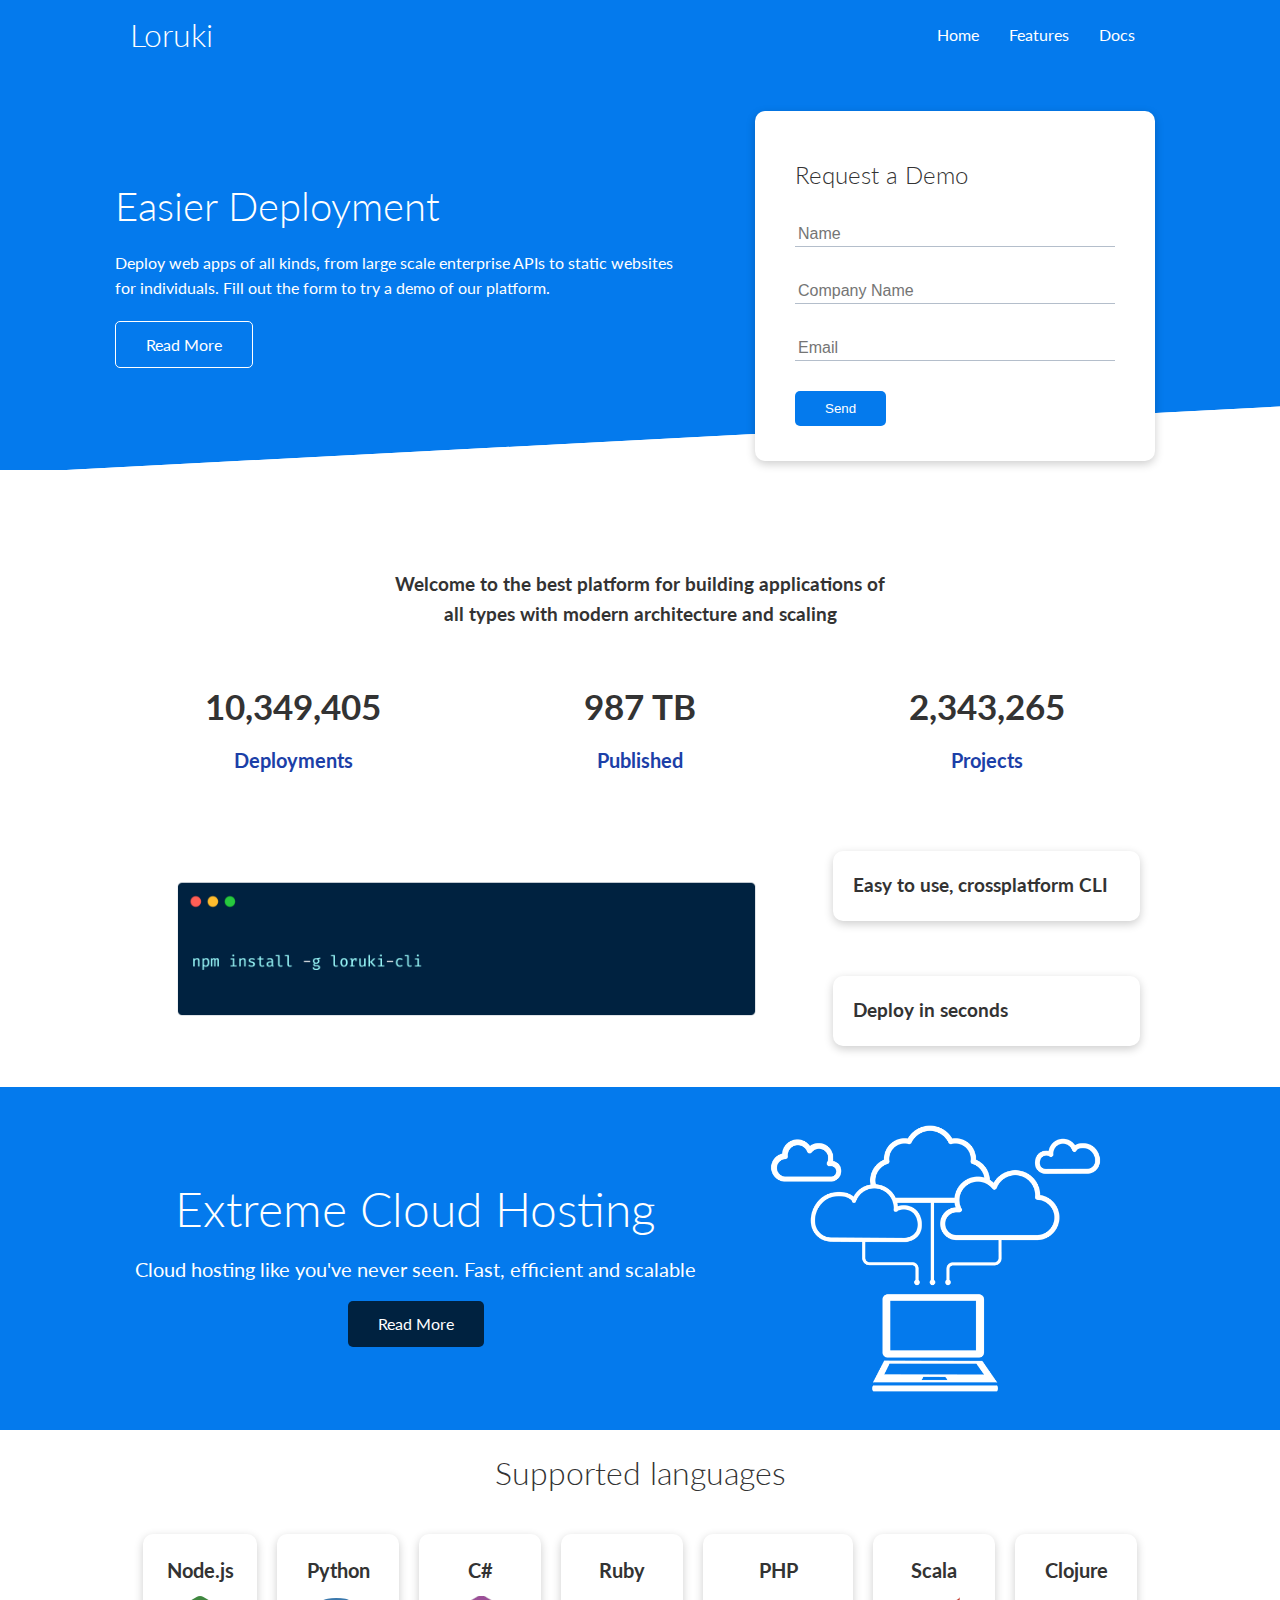
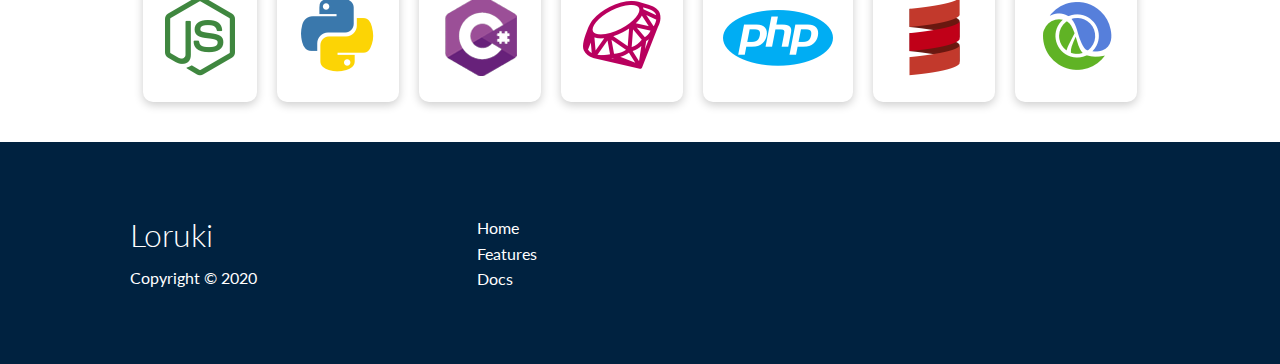
<file: index.html>
<!DOCTYPE html>
<html lang="en">
  <head>
    <meta charset="UTF-8" />
    <meta name="viewport" content="width=device-width, initial-scale=1.0" />
    <link
      rel="stylesheet"
      href="https://cdnjs.cloudflare.com/ajax/libs/font-awesome/5.15.1/css/all.min.css"
      integrity="sha512-+4zCK9k+qNFUR5X+cKL9EIR+ZOhtIloNl9GIKS57V1MyNsYpYcUrUeQc9vNfzsWfV28IaLL3i96P9sdNyeRssA=="
      crossorigin="anonymous"
    />
    <link rel="stylesheet" href="css/utilities.css" />
    <link rel="stylesheet" href="css/styles.css" />
    <title>Loruki | Could Hosting for everyone</title>
  </head>
  <body>
    <!-- Navbar -->
    <div class="navbar">
      <div class="container flex">
        <h1 class="logo">Loruki</h1>
        <nav>
          <ul>
            <li><a href="index.html">Home</a></li>
            <li><a href="features.html">Features</a></li>
            <li><a href="docs.html">Docs</a></li>
          </ul>
        </nav>
      </div>
    </div>

    <!-- Showcase -->
    <section class="showcase">
      <div class="container grid">
        <div class="showcase-text">
          <h1>Easier Deployment</h1>
          <p>
            Deploy web apps of all kinds, from large scale enterprise APIs to
            static websites for individuals. Fill out the form to try a demo of
            our platform.
          </p>
          <a href="features.html" class="btn btn-outline">Read More</a>
        </div>
        <div class="showcase-form card">
          <h2>Request a Demo</h2>
          <form>
            <div class="form-control">
              <input type="text" name="name" placeholder="Name" required />
            </div>
            <div class="form-control">
              <input
                type="text"
                name="company"
                placeholder="Company Name"
                required
              />
            </div>
            <div class="form-control">
              <input type="email" name="email" placeholder="Email" required />
            </div>
            <input type="submit" value="Send" class="btn btn-primary" />
          </form>
        </div>
      </div>
    </section>
    <!-- Stats -->
    <section class="stats">
      <div class="container">
        <h3 class="stats-heading text-center my-1">
          Welcome to the best platform for building applications of all types
          with modern architecture and scaling
        </h3>
        <div class="grid grid-3 text-center my-4">
          <div>
            <i class="fas fa-server fa-3x"></i>
            <h3>10,349,405</h3>
            <p class="text-secondary">Deployments</p>
          </div>
          <div>
            <i class="fas fa-upload fa-3x"></i>
            <h3>987 TB</h3>
            <p class="text-secondary">Published</p>
          </div>
          <div>
            <i class="fas fa-project-diagram fa-3x"></i>
            <h3>2,343,265</h3>
            <p class="text-secondary">Projects</p>
          </div>
        </div>
      </div>
    </section>

    <!-- CLI -->
    <section class="cli">
      <div class="container grid">
        <img src="images/cli.png" alt="" />
        <div class="card">
          <h3>Easy to use, crossplatform CLI</h3>
        </div>
        <div class="card">
          <h3>Deploy in seconds</h3>
        </div>
      </div>
    </section>

    <!-- Cloud -->
    <section class="cloud bg-primary my-2 py-2">
      <div class="container grid">
        <div class="text-center">
          <h2 class="lg">Extreme Cloud Hosting</h2>
          <p class="lead my-1">
            Cloud hosting like you've never seen. Fast, efficient and scalable
          </p>
          <a href="features.html" class="btn btn-dark">Read More</a>
        </div>
        <img src="images/cloud.png" alt="" />
      </div>
    </section>

    <!-- Languages -->
    <section class="languages">
      <h2 class="md text-center my-2">Supported languages</h2>
      <div class="container flex">
        <div class="card">
          <h4>Node.js</h4>
          <img src="images/logos/node.png" />
        </div>
        <div class="card">
          <h4>Python</h4>
          <img src="images/logos/python.png" />
        </div>
        <div class="card">
          <h4>C#</h4>
          <img src="images/logos/csharp.png" />
        </div>
        <div class="card">
          <h4>Ruby</h4>
          <img src="images/logos/ruby.png" />
        </div>
        <div class="card">
          <h4>PHP</h4>
          <img src="images/logos/php.png" />
        </div>
        <div class="card">
          <h4>Scala</h4>
          <img src="images/logos/scala.png" />
        </div>
        <div class="card">
          <h4>Clojure</h4>
          <img src="images/logos/clojure.png" />
        </div>
      </div>
    </section>

    <!-- Footer -->
    <footer class="footer bg-dark py-5">
      <div class="container grid grid-3">
        <div>
          <h1>Loruki</h1>
          <p>Copyright &copy; 2020</p>
        </div>
        <nav>
          <ul>
            <li><a href="index.html">Home</a></li>
            <li><a href="features.html">Features</a></li>
            <li><a href="docs.html">Docs</a></li>
          </ul>
        </nav>
        <div class="social">
          <a href="#"><i class="fab fa-github fa-2x"></i></a>
          <a href="#"><i class="fab fa-facebook fa-2x"></i></a>
          <a href="#"><i class="fab fa-instagram fa-2x"></i></a>
          <a href="#"><i class="fab fa-twitter fa-2x"></i></a>
        </div>
      </div>
    </footer>
  </body>
</html>
</file>
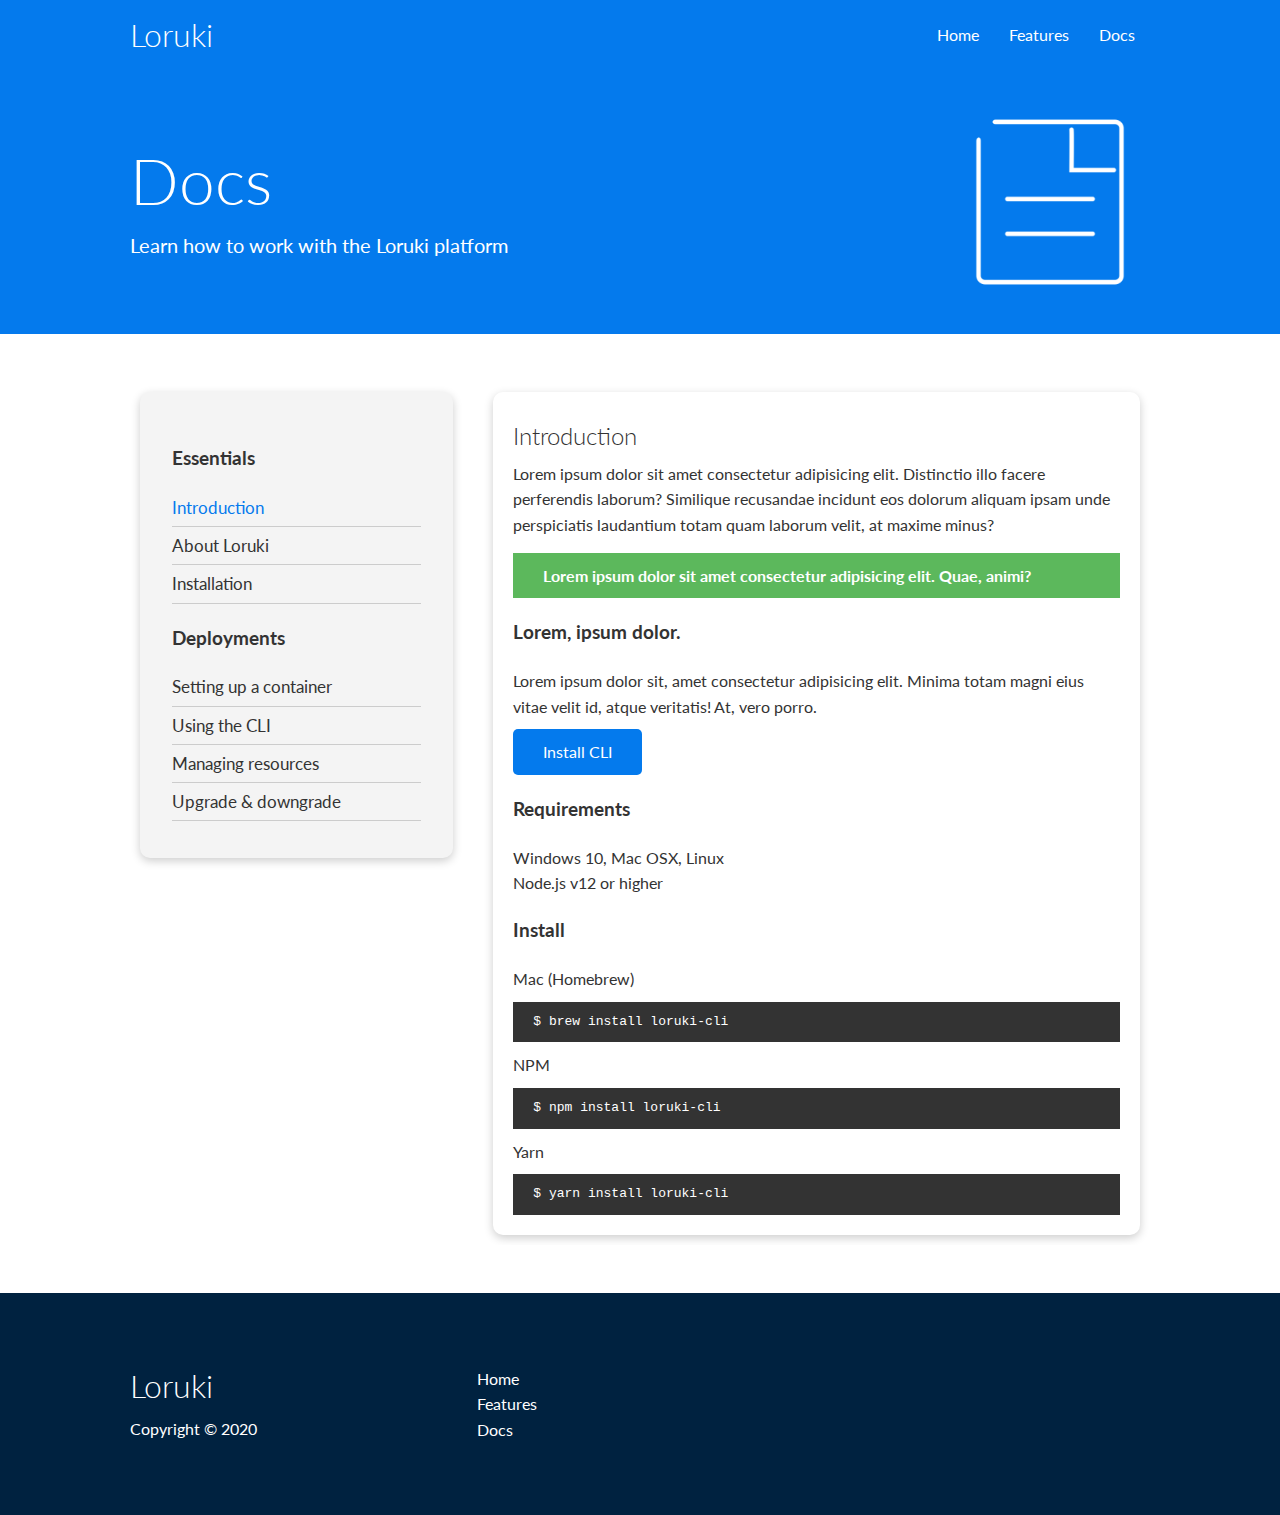
<file: docs.html>
<!DOCTYPE html>
<html lang="en">
  <head>
    <meta charset="UTF-8" />
    <meta name="viewport" content="width=device-width, initial-scale=1.0" />
    <link
      rel="stylesheet"
      href="https://cdnjs.cloudflare.com/ajax/libs/font-awesome/5.15.1/css/all.min.css"
      integrity="sha512-+4zCK9k+qNFUR5X+cKL9EIR+ZOhtIloNl9GIKS57V1MyNsYpYcUrUeQc9vNfzsWfV28IaLL3i96P9sdNyeRssA=="
      crossorigin="anonymous"
    />
    <link rel="stylesheet" href="css/utilities.css" />
    <link rel="stylesheet" href="css/styles.css" />
    <title>Loruki | Could Hosting for everyone</title>
  </head>
  <body>
    <!-- Navbar -->
    <div class="navbar">
      <div class="container flex">
        <h1 class="logo">Loruki</h1>
        <nav>
          <ul>
            <li><a href="index.html">Home</a></li>
            <li><a href="features.html">Features</a></li>
            <li><a href="docs.html">Docs</a></li>
          </ul>
        </nav>
      </div>
    </div>

    <!-- Head -->
    <section class="docs-head bg-primary py-3">
      <div class="container grid">
        <div>
          <h1 class="xl">Docs</h1>
          <p class="lead">Learn how to work with the Loruki platform</p>
        </div>
        <img src="images/docs.png" alt="" />
      </div>
    </section>

    <!-- Docs main -->
    <section class="docs-main my-4">
      <div class="container grid">
        <div class="card bg-light p-3">
          <h3 class="my-2">Essentials</h3>
          <nav>
            <ul>
              <li><a class="text-primary" href="#">Introduction</a></li>
              <li><a href="#">About Loruki</a></li>
              <li><a href="#">Installation</a></li>
            </ul>
          </nav>

          <h3 class="my-2">Deployments</h3>
          <nav>
            <ul>
              <li><a href="#">Setting up a container</a></li>
              <li><a href="#">Using the CLI</a></li>
              <li><a href="#">Managing resources</a></li>
              <li><a href="#">Upgrade & downgrade</a></li>
            </ul>
          </nav>
        </div>
        <div class="card">
          <h2>Introduction</h2>
          <p>
            Lorem ipsum dolor sit amet consectetur adipisicing elit. Distinctio
            illo facere perferendis laborum? Similique recusandae incidunt eos
            dolorum aliquam ipsam unde perspiciatis laudantium totam quam
            laborum velit, at maxime minus?
          </p>
          <div class="alert alert-success">
            <i class="fas fa-info"></i> Lorem ipsum dolor sit amet consectetur
            adipisicing elit. Quae, animi?
          </div>

          <h3>Lorem, ipsum dolor.</h3>
          <p>
            Lorem ipsum dolor sit, amet consectetur adipisicing elit. Minima
            totam magni eius vitae velit id, atque veritatis! At, vero porro.
          </p>
          <a href="#" class="btn btn-primary">Install CLI</a>

          <h3>Requirements</h3>
          <ul>
            <li>Windows 10, Mac OSX, Linux</li>
            <li>Node.js v12 or higher</li>
          </ul>

          <h3>Install</h3>
          <p>Mac (Homebrew)</p>
          <pre><code>$ brew install loruki-cli</code></pre>
          <p>NPM</p>
          <pre><code>$ npm install loruki-cli</code></pre>
          <p>Yarn</p>
          <pre><code>$ yarn install loruki-cli</code></pre>
        </div>
      </div>
    </section>

    <!-- Footer -->
    <footer class="footer bg-dark py-5">
      <div class="container grid grid-3">
        <div>
          <h1>Loruki</h1>
          <p>Copyright &copy; 2020</p>
        </div>
        <nav>
          <ul>
            <li><a href="index.html">Home</a></li>
            <li><a href="features.html">Features</a></li>
            <li><a href="docs.html">Docs</a></li>
          </ul>
        </nav>
        <div class="social">
          <a href="#"><i class="fab fa-github fa-2x"></i></a>
          <a href="#"><i class="fab fa-facebook fa-2x"></i></a>
          <a href="#"><i class="fab fa-instagram fa-2x"></i></a>
          <a href="#"><i class="fab fa-twitter fa-2x"></i></a>
        </div>
      </div>
    </footer>
  </body>
</html>
</file>
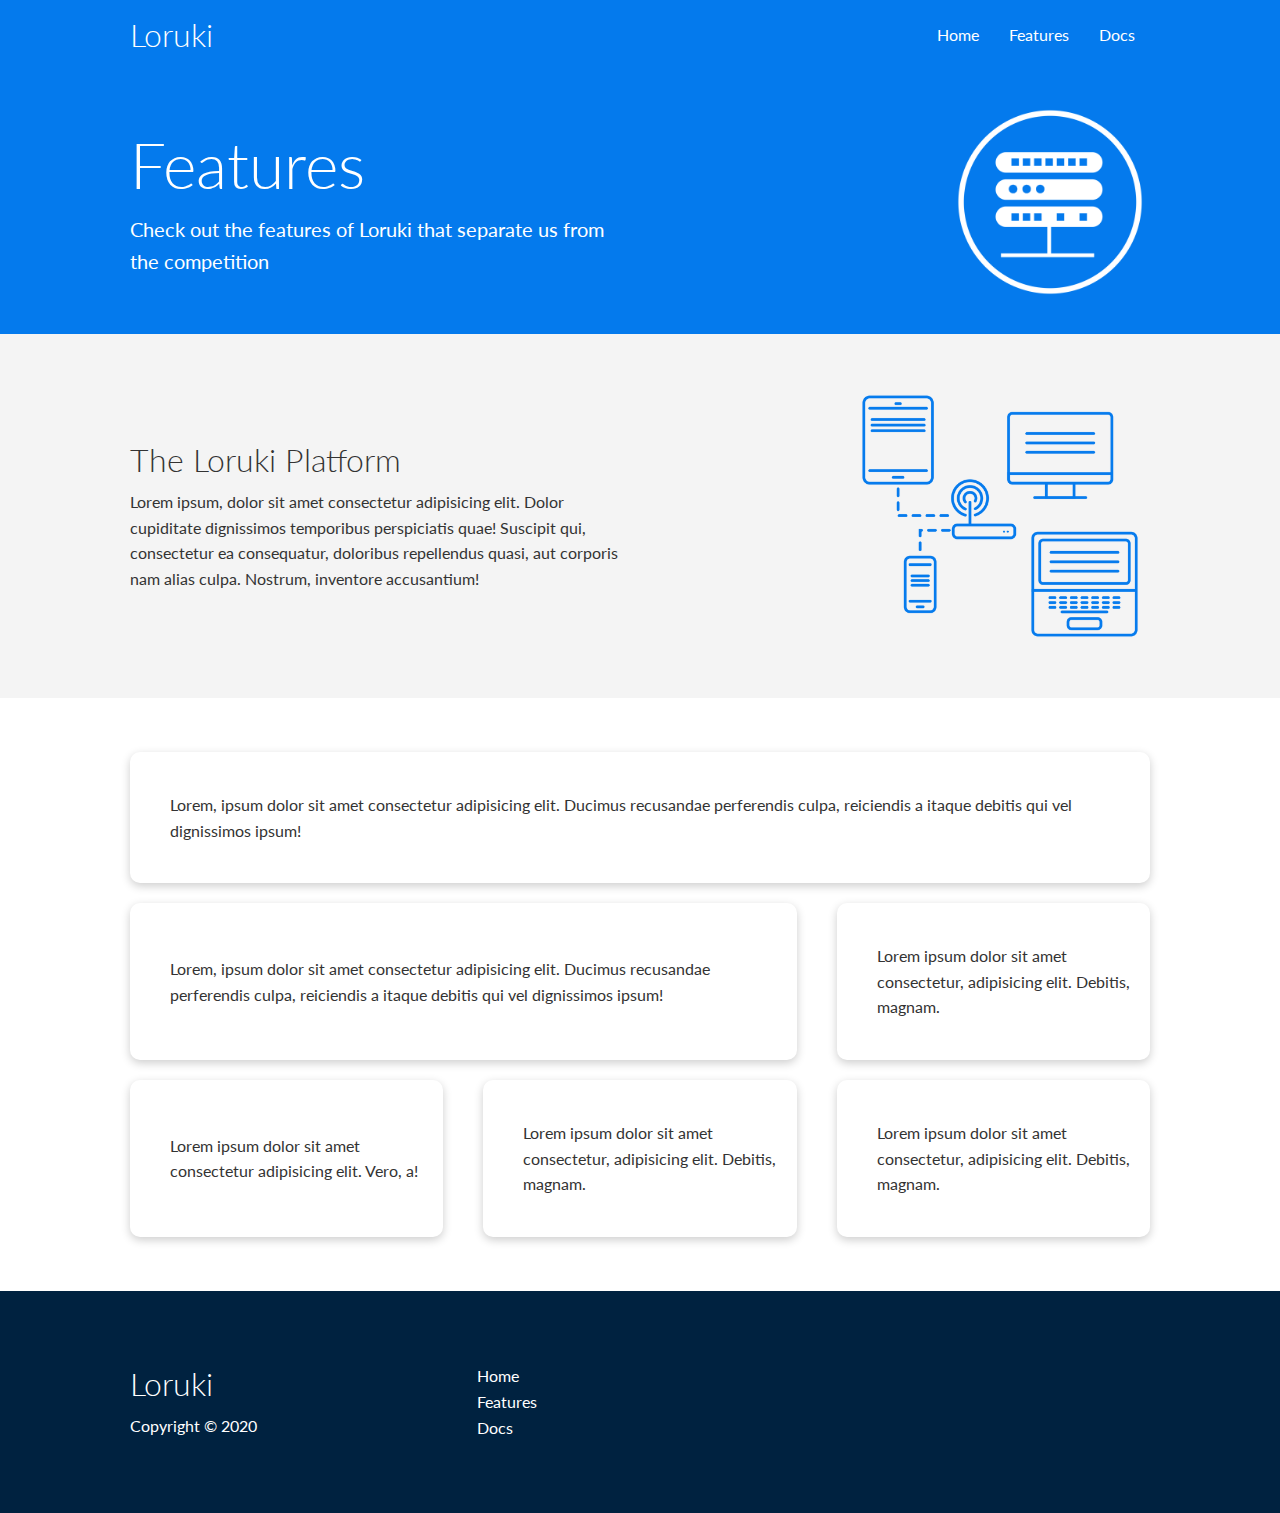
<file: features.html>
<!DOCTYPE html>
<html lang="en">
  <head>
    <meta charset="UTF-8" />
    <meta name="viewport" content="width=device-width, initial-scale=1.0" />
    <link
      rel="stylesheet"
      href="https://cdnjs.cloudflare.com/ajax/libs/font-awesome/5.15.1/css/all.min.css"
      integrity="sha512-+4zCK9k+qNFUR5X+cKL9EIR+ZOhtIloNl9GIKS57V1MyNsYpYcUrUeQc9vNfzsWfV28IaLL3i96P9sdNyeRssA=="
      crossorigin="anonymous"
    />
    <link rel="stylesheet" href="css/utilities.css" />
    <link rel="stylesheet" href="css/styles.css" />
    <title>Loruki | Could Hosting for everyone</title>
  </head>
  <body>
    <!-- Navbar -->
    <div class="navbar">
      <div class="container flex">
        <h1 class="logo">Loruki</h1>
        <nav>
          <ul>
            <li><a href="index.html">Home</a></li>
            <li><a href="features.html">Features</a></li>
            <li><a href="docs.html">Docs</a></li>
          </ul>
        </nav>
      </div>
    </div>

    <!-- Head -->
    <section class="features-head bg-primary py-3">
      <div class="container grid">
        <div>
          <h1 class="xl">Features</h1>
          <p class="lead">
            Check out the features of Loruki that separate us from the
            competition
          </p>
        </div>
        <img src="images/server.png" alt="" />
      </div>
    </section>

    <!-- Subhead -->
    <section class="features-sub-head bg-light py-3">
      <div class="container grid">
        <div>
          <h1 class="md">The Loruki Platform</h1>
          <p>
            Lorem ipsum, dolor sit amet consectetur adipisicing elit. Dolor
            cupiditate dignissimos temporibus perspiciatis quae! Suscipit qui,
            consectetur ea consequatur, doloribus repellendus quasi, aut
            corporis nam alias culpa. Nostrum, inventore accusantium!
          </p>
        </div>
        <img src="images/server2.png" alt="" />
      </div>
    </section>

    <section class="features-main my-2">
      <div class="container grid grid-3">
        <div class="card flex">
          <i class="fas fa-server fa-3x"></i>
          <p>
            Lorem, ipsum dolor sit amet consectetur adipisicing elit. Ducimus
            recusandae perferendis culpa, reiciendis a itaque debitis qui vel
            dignissimos ipsum!
          </p>
        </div>
        <div class="card flex">
          <i class="fas fa-network-wired fa-3x"></i>
          <p>
            Lorem, ipsum dolor sit amet consectetur adipisicing elit. Ducimus
            recusandae perferendis culpa, reiciendis a itaque debitis qui vel
            dignissimos ipsum!
          </p>
        </div>
        <div class="card flex">
          <i class="fas fa-laptop-code fa-3x"></i>
          <p>
            Lorem ipsum dolor sit amet consectetur, adipisicing elit. Debitis,
            magnam.
          </p>
        </div>
        <div class="card flex">
          <i class="fas fa-database fa-3x"></i>
          <p>
            Lorem ipsum dolor sit amet consectetur adipisicing elit. Vero, a!
          </p>
        </div>
        <div class="card flex">
          <i class="fas fa-power-off fa-3x"></i>
          <p>
            Lorem ipsum dolor sit amet consectetur, adipisicing elit. Debitis,
            magnam.
          </p>
        </div>
        <div class="card flex">
          <i class="fas fa-upload fa-3x"></i>
          <p>
            Lorem ipsum dolor sit amet consectetur, adipisicing elit. Debitis,
            magnam.
          </p>
        </div>
      </div>
    </section>

    <!-- Footer -->
    <footer class="footer bg-dark py-5">
      <div class="container grid grid-3">
        <div>
          <h1>Loruki</h1>
          <p>Copyright &copy; 2020</p>
        </div>
        <nav>
          <ul>
            <li><a href="index.html">Home</a></li>
            <li><a href="features.html">Features</a></li>
            <li><a href="docs.html">Docs</a></li>
          </ul>
        </nav>
        <div class="social">
          <a href="#"><i class="fab fa-github fa-2x"></i></a>
          <a href="#"><i class="fab fa-facebook fa-2x"></i></a>
          <a href="#"><i class="fab fa-instagram fa-2x"></i></a>
          <a href="#"><i class="fab fa-twitter fa-2x"></i></a>
        </div>
      </div>
    </footer>
  </body>
</html>
</file>
<file: css/utilities.css>
/* Utilities */
.container {
  max-width: 1100px;
  margin: 0 auto;
  overflow: auto;
  padding: 0 40px;
}

.card {
  background-color: #fff;
  color: #333;
  border-radius: 10px;
  box-shadow: 0 3px 10px rgba(0, 0, 0, 0.2);
  padding: 20px;
  margin: 10px;
}

.btn {
  display: inline-block;
  padding: 10px 30px;
  cursor: pointer;
  background-color: var(--primary-color);
  color: #fff;
  border: none;
  border-radius: 5px;
}

.btn-outline {
  background-color: transparent;
  border: 1px solid #fff;
}

.btn:hover {
  transform: scale(0.98);
}

/* Background & colored buttons */
.bg-primary,
.btn-primary {
  background-color: var(--primary-color);
  color: #fff;
}

.bg-secondary,
.btn-secondary {
  background-color: var(--secondary-color);
  color: #fff;
}

.bg-dark,
.btn-dark {
  background-color: var(--dark-color);
  color: #fff;
}

.bg-light,
.btn-light {
  background-color: var(--light-color);
  color: #333;
}

.bg-primary a,
.btn-primary a,
.bg-secondary a,
.btn-secondary a,
.bg-dark a,
.btn-dark a {
  color: #fff;
}

/* Text colors */
.text-primary {
  color: var(--primary-color);
}

.text-secondary {
  color: var(--secondary-color);
}

.textn-dark {
  color: var(--dark-color);
}

.text-light {
  color: var(--light-color);
}

/* Text sizes */
.lead {
  font-size: 20px;
}

.sm {
  font-size: 1rem;
}

.md {
  font-size: 2rem;
}

.lg {
  font-size: 3rem;
}

.xl {
  font-size: 4rem;
}

.text-center {
  text-align: center;
}

/* Alert */
.alert {
  background-color: var(--light-color);
  padding: 10px 20px;
  font-weight: bold;
  margin: 15px 0;
}

.alert i {
  margin-right: 10px;
}

.alert-success {
  background-color: var(--success-color);
  color: #fff;
}

.alert-error {
  background-color: var(--error-color);
  color: #fff;
}

.flex {
  display: flex;
  justify-content: center;
  align-items: center;
  height: 100%;
}

.grid {
  display: grid;
  grid-template-columns: repeat(2, 1fr);
  gap: 20px;
  justify-content: center;
  align-items: center;
  height: 100%;
}

.grid-3 {
  grid-template-columns: repeat(3, 1fr);
}

/* Margin */
.my-1 {
  margin: 1rem 0;
}

.my-2 {
  margin: 1.5rem 0;
}

.my-3 {
  margin: 2rem 0;
}

.my-4 {
  margin: 3rem 0;
}

.my-5 {
  margin: 4rem 0;
}

.m-1 {
  margin: 1rem;
}

.m-2 {
  margin: 1.5rem;
}

.m-3 {
  margin: 2rem;
}

.m-4 {
  margin: 3rem;
}

.m-5 {
  margin: 4rem;
}

/* Padding */
.py-1 {
  padding: 1rem 0;
}

.py-2 {
  padding: 1.5rem 0;
}

.py-3 {
  padding: 2rem 0;
}

.py-4 {
  padding: 3rem 0;
}

.py-5 {
  padding: 4rem 0;
}

.p-1 {
  padding: 1rem;
}

.p-2 {
  padding: 1.5rem;
}

.p-3 {
  padding: 2rem;
}

.p-4 {
  padding: 3rem;
}

.p-5 {
  padding: 4rem;
}
</file>
<file: css/styles.css>
@import url("https://fonts.googleapis.com/css2?family=Lato:wght@300&display=swap");

:root {
  --primary-color: #047aed;
  --secondary-color: #1c3fa8;
  --dark-color: #002240;
  --light-color: #f4f4f4;
  --success-color: #5cb85c;
  --error-color: #d9534f;
}

* {
  box-sizing: border-box;
  padding: 0;
  margin: 0;
}

body {
  font-family: "Lato", sans-serif;
  color: #333;
  line-height: 1.6;
}

ul {
  list-style-type: none;
}

a {
  text-decoration: none;
  color: #333;
}

h1,
h2 {
  font-weight: 300;
  line-height: 1.2;
  margin: 10px 0;
}

p {
  margin: 10px 0;
}

img {
  width: 100%;
}

code,
pre {
  background: #333;
  color: #fff;
  padding: 10px;
}

/* Navbar */
.navbar {
  background-color: var(--primary-color);
  color: #fff;
  height: 70px;
}

.navbar ul {
  display: flex;
}

.navbar a {
  color: #fff;
  padding: 10px;
  margin: 0 5px;
}

.navbar a:hover {
  border-bottom: 2px #fff solid;
}

.navbar .flex {
  justify-content: space-between;
}

/* Showcase */
.showcase {
  height: 400px;
  background-color: var(--primary-color);
  color: #fff;
  position: relative;
}

.showcase h1 {
  font-size: 40px;
}

.showcase p {
  margin: 20px 0;
}

.showcase .grid {
  grid-template-columns: 55% 45%;
  gap: 30px;
  overflow: visible;
}

.showcase-text {
  animation: slideInFromLeft 1s ease-in;
}

.showcase-form {
  position: relative;
  top: 16px;
  height: 350px;
  width: 400px;
  padding: 40px;
  z-index: 100;
  justify-self: flex-end;
  animation: slideInFromRight 1s ease-in;
}

.showcase-form .form-control {
  margin: 30px 0;
}

.showcase-form input[type="text"],
.showcase-form input[type="email"] {
  border: 0;
  border-bottom: 1px solid #b4becb;
  width: 100%;
  padding: 3px;
  font-size: 16px;
}

.showcase-form input:focus {
  outline: none;
}

.showcase::before,
.showcase::after {
  content: "";
  position: absolute;
  height: 100px;
  bottom: -70px;
  right: 0;
  left: 0;
  background: #fff;
  transform: skewY(-3deg);
  -webkit-transform: skewY(-3deg);
  -moz-transform: skewY(-3deg);
  -ms-transform: skewY(-3deg);
}

/* Stats */
.stats {
  padding-top: 100px;
  animation: slideInFromBottom 1s ease-in;
}

.stats-heading {
  max-width: 500px;
  margin: auto;
}

.stats .grid h3 {
  font-size: 35px;
}

.stats .grid p {
  font-size: 20px;
  font-weight: bold;
}

/* CLI */
.cli .grid {
  grid-template-columns: repeat(3, 1fr);
  grid-template-rows: repeat(2, 1fr);
}

.cli .grid > *:first-child {
  grid-column: 1 / span 2;
  grid-row: 1 / span 2;
}

/* Cloud */
.cloud .grid {
  grid-template-columns: 4fr 3fr;
}

/* Languages */
.languages .flex {
  flex-wrap: wrap;
}

.languages .card {
  text-align: center;
  margin: 18px 10px 40px;
  transition: transform 0.2s ease-in;
}

.languages .card h4 {
  font-size: 20px;
  margin-bottom: 10px;
}

.languages .card:hover {
  transform: translateY(-15px);
}

/* Features */
.features-head img,
.docs-head img {
  width: 200px;
  justify-self: flex-end;
}

.features-sub-head img {
  width: 300px;
  justify-self: flex-end;
}

.features-main .card > i {
  margin-right: 20px;
}

.features-main .grid {
  padding: 30px;
}

.features-main .grid > *:first-child {
  grid-column: 1 / span 3;
}

.features-main .grid > *:nth-child(2) {
  grid-column: 1 / span 2;
}

/* Docs */
.docs-main h3 {
  margin: 20px 0;
}

.docs-main .grid {
  grid-template-columns: 1fr 2fr;
  align-items: flex-start;
}

.docs-main nav li {
  font-size: 17px;
  padding-bottom: 5px;
  margin-bottom: 5px;
  border-bottom: 1px #ccc solid;
}

.docs-main a:hover {
  font-weight: bold;
}

/* Footer*/
.footer .social a {
  margin: 0 10px;
}

/* Animations */
@keyframes slideInFromLeft {
  0% {
    transform: translateX(-100%);
  }

  100% {
    transform: translateX(0);
  }
}

@keyframes slideInFromRight {
  0% {
    transform: translateX(100%);
  }

  100% {
    transform: translateX(0);
  }
}

@keyframes slideInFromTop {
  0% {
    transform: translateY(-100%);
  }

  100% {
    transform: translateY(0);
  }
}

@keyframes slideInFromBottom {
  0% {
    transform: translateY(100%);
  }

  100% {
    transform: translateY(0);
  }
}

/* Tablets and under */
@media (max-width: 768px) {
  .grid,
  .showcase .grid,
  .stats .grid,
  .cli .grid,
  .cloud .grid,
  .features-main .grid,
  .docs-main .grid {
    grid-template-columns: 1fr;
    grid-template-rows: 1fr;
  }

  .showcase {
    height: auto;
  }

  .showcase-text {
    text-align: center;
    margin-top: 40px;
    animation: slideInFromTop 1s ease-in;
  }

  .showcase-form {
    justify-self: center;
    margin: auto;
    animation: slideInFromBottom 1s ease-in;
  }

  .cli .grid > *:first-child {
    grid-column: 1;
    grid-row: 1;
  }

  .features-head,
  .features-sub-head,
  .docs-head {
    text-align: center;
  }

  .features-head img,
  .features-sub-head img,
  .docs-head img {
    justify-self: center;
  }

  .features-main .grid > *:first-child,
  .features-main .grid > *:nth-child(2) {
    grid-column: 1;
  }
}

/* Mobile */
@media (max-width: 500px) {
  .navbar {
    height: 110px;
  }

  .navbar .flex {
    flex-direction: column;
  }

  .navbar ul {
    padding: 10px;
    background-color: rgba(0, 0, 0, 0.1);
  }
}
</file>
